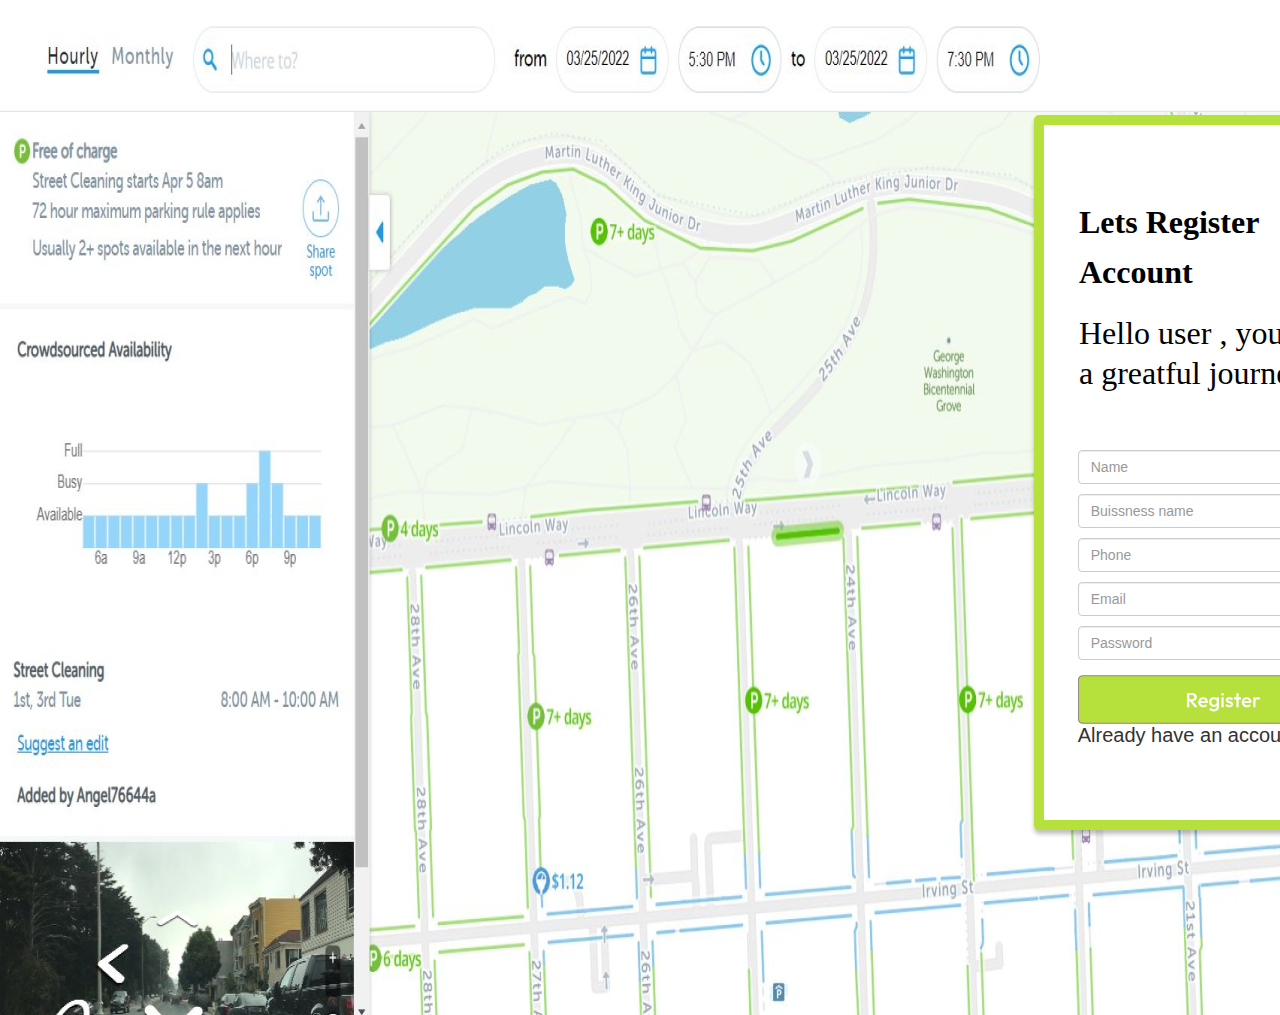
<file: index.html>
<!DOCTYPE html>
<html lang="en">
<head>
    <meta charset="UTF-8">
    <title>Main Page</title>
    <link rel="stylesheet" href="style.css" />
    <!-- <script src ="search.js"></script> -->
    <meta name="viewport" content="width=device-width, initial-scale=1">
    <link rel="stylesheet" href="https://maxcdn.bootstrapcdn.com/bootstrap/4.5.2/css/bootstrap.min.css">
    <link rel="stylesheet" href="https://maxcdn.bootstrapcdn.com/bootstrap/3.4.1/css/bootstrap.min.css">
    <script src="https://ajax.googleapis.com/ajax/libs/jquery/3.5.1/jquery.min.js"></script>
    <script src="https://cdnjs.cloudflare.com/ajax/libs/popper.js/1.16.0/umd/popper.min.js"></script>
    <script src="https://maxcdn.bootstrapcdn.com/bootstrap/4.5.2/js/bootstrap.min.js"></script>
    <script src="https://maxcdn.bootstrapcdn.com/bootstrap/3.4.1/js/bootstrap.min.js"></script>
</head>
<body>

    <div class="map-page auth-background">
        <form class="register-form auth-form-container">
            <div class="label-container">
                <div class="form-title-1">Lets Register Account</div>
                <div class="form-title-2">
                    Hello user , you have a greatful journey
                </div>
            </div>
            <div class="div-4">
                <input type="text" class="form-input form-control" placeholder="Name" aria-label="user-name" aria-describedby="basic-addon2">
                <input type="text" class="form-input form-control" placeholder="Buissness name" aria-label="buissness-name" aria-describedby="basic-addon2">
                <input type="number" class="form-input form-control" placeholder="Phone" aria-label="phone-number" aria-describedby="basic-addon2">
                <input type="email" class="form-input form-control" placeholder="Email" aria-label="email-address" aria-describedby="basic-addon2">
                <input type="password" class="form-input form-control" placeholder="Password" aria-label="user-password" aria-describedby="basic-addon2">

                <a href="main-page.html" class="form-button" ><image class="form-button" src="images/register-button.svg" alt="Register Button"></image></a>

                <div class="builder-columns div-5">
                    <div class="builder-column column">
                        <div class="form-prompt">
                            <p>
                            Already have an account?
                            <a href="./login.html"><strong>Login</strong></a>
                            </p>
                        </div>
                    </div>
                </div>
            </div>
        </form>
    </div>
</body>
</html>
</file>
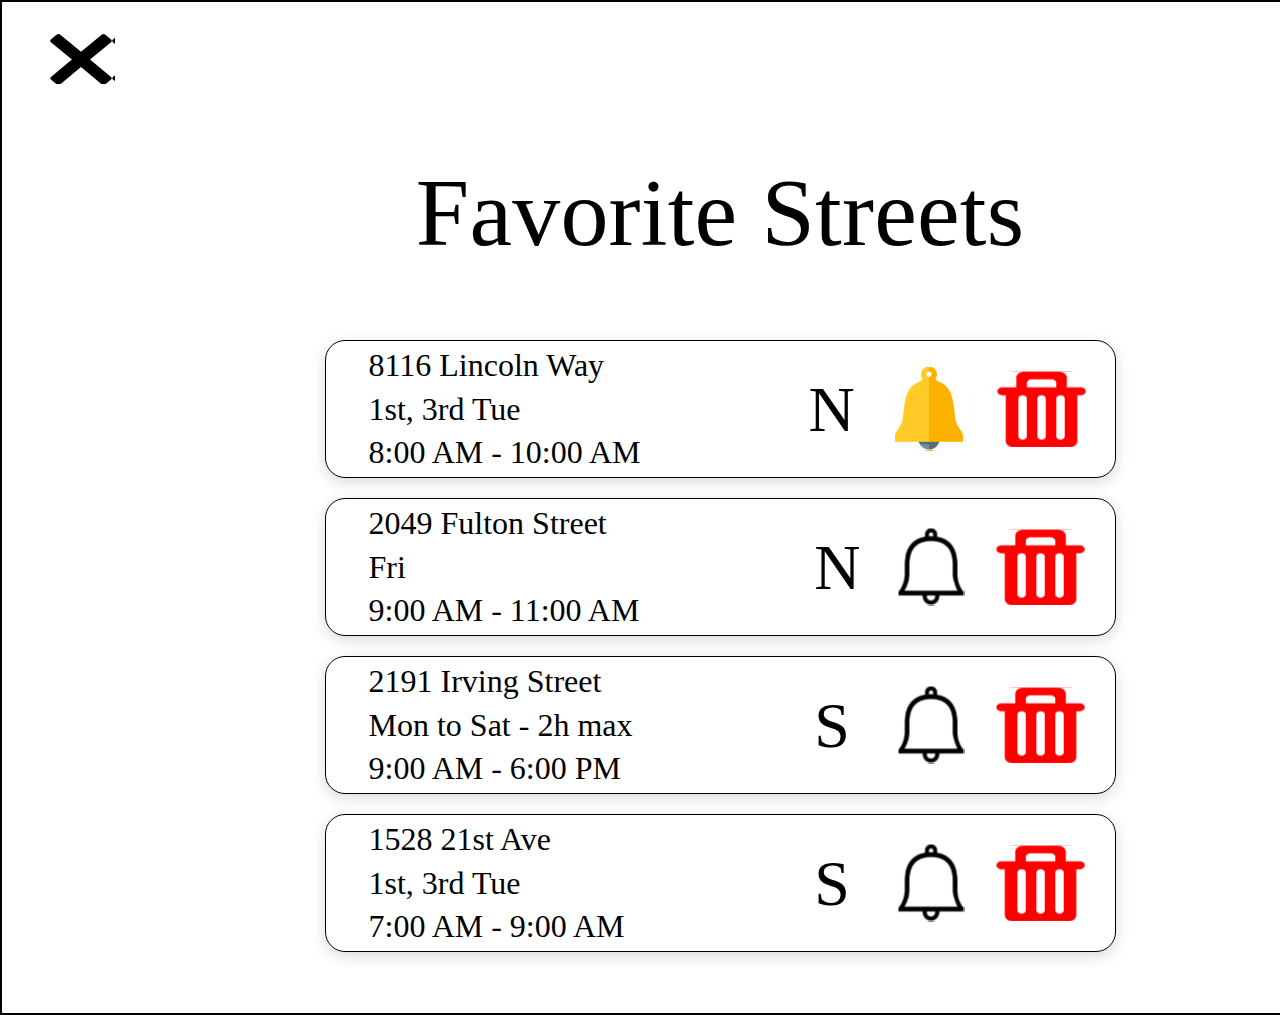
<file: favorite-list.html>
<!DOCTYPE html>
<html lang="en">
<head>
    <meta charset="UTF-8">
    <title>Favorite List Page</title>
    <link rel="stylesheet" href="style.css" />
    <meta name="viewport" content="width=device-width, initial-scale=1">
    <link rel="stylesheet" href="https://maxcdn.bootstrapcdn.com/bootstrap/4.5.2/css/bootstrap.min.css">
    <link rel="stylesheet" href="https://maxcdn.bootstrapcdn.com/bootstrap/3.4.1/css/bootstrap.min.css">
    <script src="https://ajax.googleapis.com/ajax/libs/jquery/3.5.1/jquery.min.js"></script>
    <script src="https://cdnjs.cloudflare.com/ajax/libs/popper.js/1.16.0/umd/popper.min.js"></script>
    <script src="https://maxcdn.bootstrapcdn.com/bootstrap/4.5.2/js/bootstrap.min.js"></script>
    <script src="https://maxcdn.bootstrapcdn.com/bootstrap/3.4.1/js/bootstrap.min.js"></script>

    <script src="ajax/functions.js"></script>
</head>
<body>
    <div class="list-background">
        <div class="list-nav-bar">
            <a class="close-icon" href="main-page.html"></a>
            <div onclick="updateUserBottonStatus();" id="user-icon" class="user-icon nav-item" ></div>
        </div>

        <div id="user-popup-placeholder" class="user-popup-placeholder"></div>

        <div id="dialogue-placeholder"></div>

        <div class="page-title">Favorite Streets</div>
        <div class="street-list">
            <div class="street-card" style="order: 0;">
                <div class="street-info">
                    8116 Lincoln Way <br>
                    1st, 3rd Tue <br>
                    8:00 AM - 10:00 AM  
                </div>
                <div class="direction-label">N</div>
                <div onclick="showReminderDialogue('8116 Lincoln Way');" class="yellow-bell street-item" href=""></div>
                <div onclick="showRemoveDialogue('8116 Lincoln Way');"  class="remove-icon street-item"></div>
            </div>
            <div class="street-card" style="order: 1;">
                <div class="street-info">
                    2049 Fulton Street <br>
                    Fri<br>
                    9:00 AM - 11:00 AM
                </div>
                <div class="direction-label">N</div>
                <div onclick="showReminderDialogue('2049 Fulton Street');" class="white-bell street-item"></div>
                <div onclick="showRemoveDialogue('2049 Fulton Street');" class="remove-icon street-item"></div>
            </div>
            <div class="street-card" style="order: 2;">
                <div class="street-info">
                    2191 Irving Street <br>
                    Mon to Sat - 2h max<br>
                    9:00 AM - 6:00 PM
                </div>
                <div class="direction-label">S</div>
                <div onclick="showReminderDialogue('2191 Irving Street');" class="white-bell street-item" href=""></div>
                <div onclick="showRemoveDialogue('2191 Irving Street');" class="remove-icon street-item" href=""></div>
            </div>
            <div class="street-card" style="order: 2;">
                <div class="street-info">
                    1528 21st Ave<br>
                    1st, 3rd Tue<br>
                    7:00 AM - 9:00 AM
                </div>
                <div class="direction-label">S</div>
                <div onclick="showReminderDialogue('1528 21st Ave');" class="white-bell street-item" href=""></div>
                <div onclick="showRemoveDialogue('1528 21st Ave');" class="remove-icon street-item" href=""></div>
            </div>
        </div>
    </div>
</body>
</html>
</file>
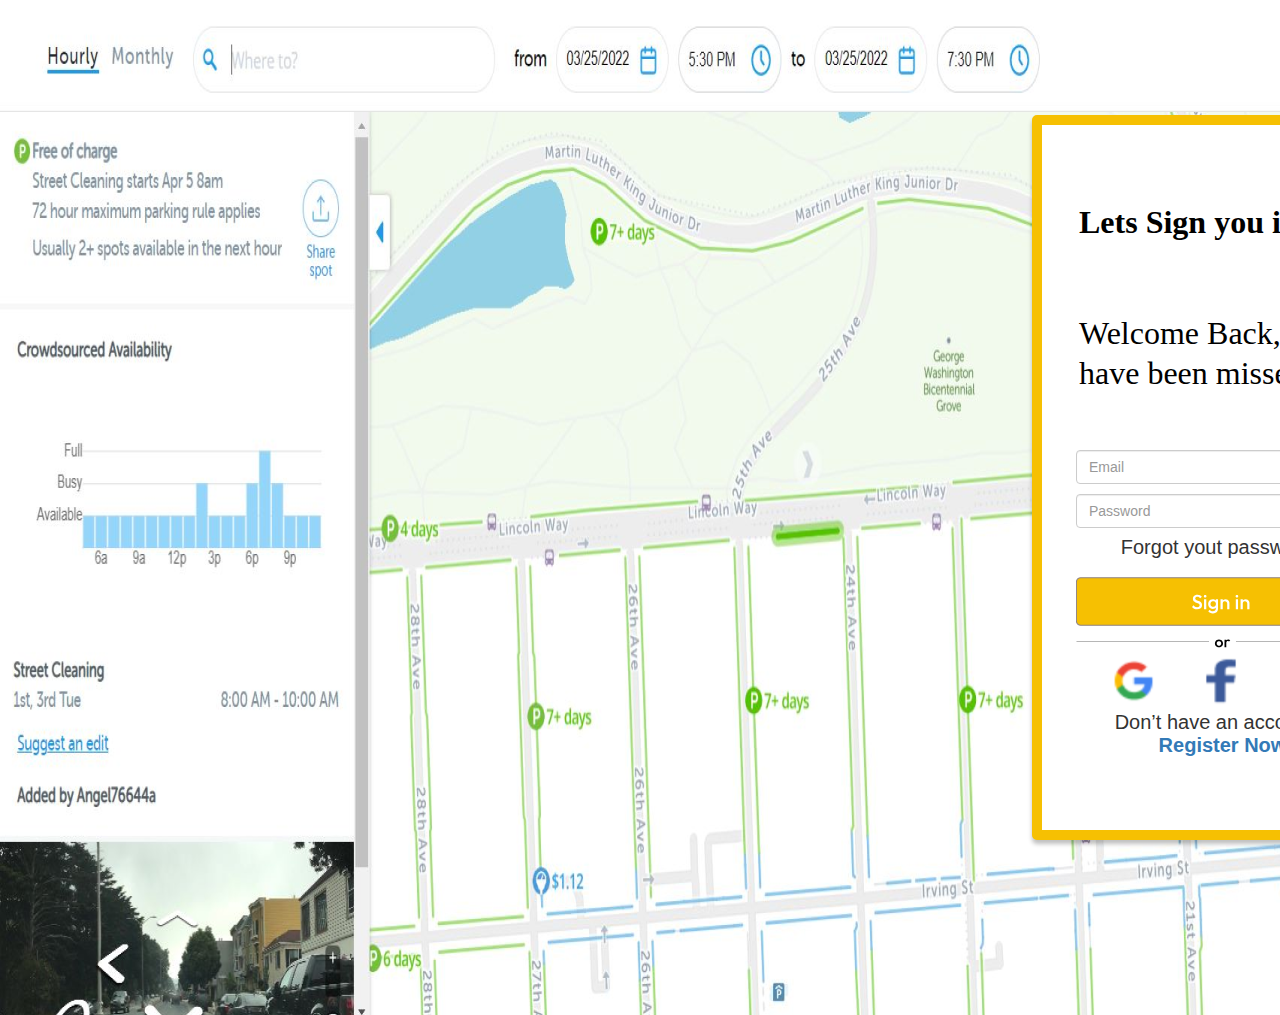
<file: login.html>
<!DOCTYPE html>
<html lang="en">
<head>
    <meta charset="UTF-8">
    <title>Main Page</title>
    <link rel="stylesheet" href="style.css" />
    <!-- <script src ="search.js"></script> -->
    <meta name="viewport" content="width=device-width, initial-scale=1">
    <link rel="stylesheet" href="https://maxcdn.bootstrapcdn.com/bootstrap/4.5.2/css/bootstrap.min.css">
    <link rel="stylesheet" href="https://maxcdn.bootstrapcdn.com/bootstrap/3.4.1/css/bootstrap.min.css">
    <script src="https://ajax.googleapis.com/ajax/libs/jquery/3.5.1/jquery.min.js"></script>
    <script src="https://cdnjs.cloudflare.com/ajax/libs/popper.js/1.16.0/umd/popper.min.js"></script>
    <script src="https://maxcdn.bootstrapcdn.com/bootstrap/4.5.2/js/bootstrap.min.js"></script>
    <script src="https://maxcdn.bootstrapcdn.com/bootstrap/3.4.1/js/bootstrap.min.js"></script>
</head>
<body>

    <div class="map-page auth-background">
        <div class="auth-form-container signup-form">
            <div class="label-container">
                <div class="form-title-1">Lets Sign you in</div>
                <div class="form-title-2">
                    Welcome Back, You have been missed
                </div>
            </div>
            <div class="div-4">
                <input type="email" class="form-input form-control" placeholder="Email" aria-label="email-address" aria-describedby="basic-addon2">
                <input type="password" class="form-input form-control" placeholder="Password" aria-label="user-password" aria-describedby="basic-addon2">

                <div class="form-prompt">
                    <p>
                        Forgot yout password?
                    </p>
                </div>

                <a href="main-page.html"><image class="form-button" src="images/signin-button.svg" alt="Sign In Button"></image></a>

                <image src="images/or-bar.svg" alt="Or Bar"></image>

                <image class="form-button" class="third-party-auth" src="images/third-party-auth.svg" alt="Third Party Auth"></image>

                <div class="builder-columns div-5">
                    <div class="builder-column column">
                        <div class="form-prompt">
                            <p>
                                Don’t have an account ?
                            <a href="index.html"><strong>Register Now</strong></a>
                            </p>
                        </div>
                    </div>
                </div>
            </div>
        </div>
    </div>
</body>
</html>
</file>
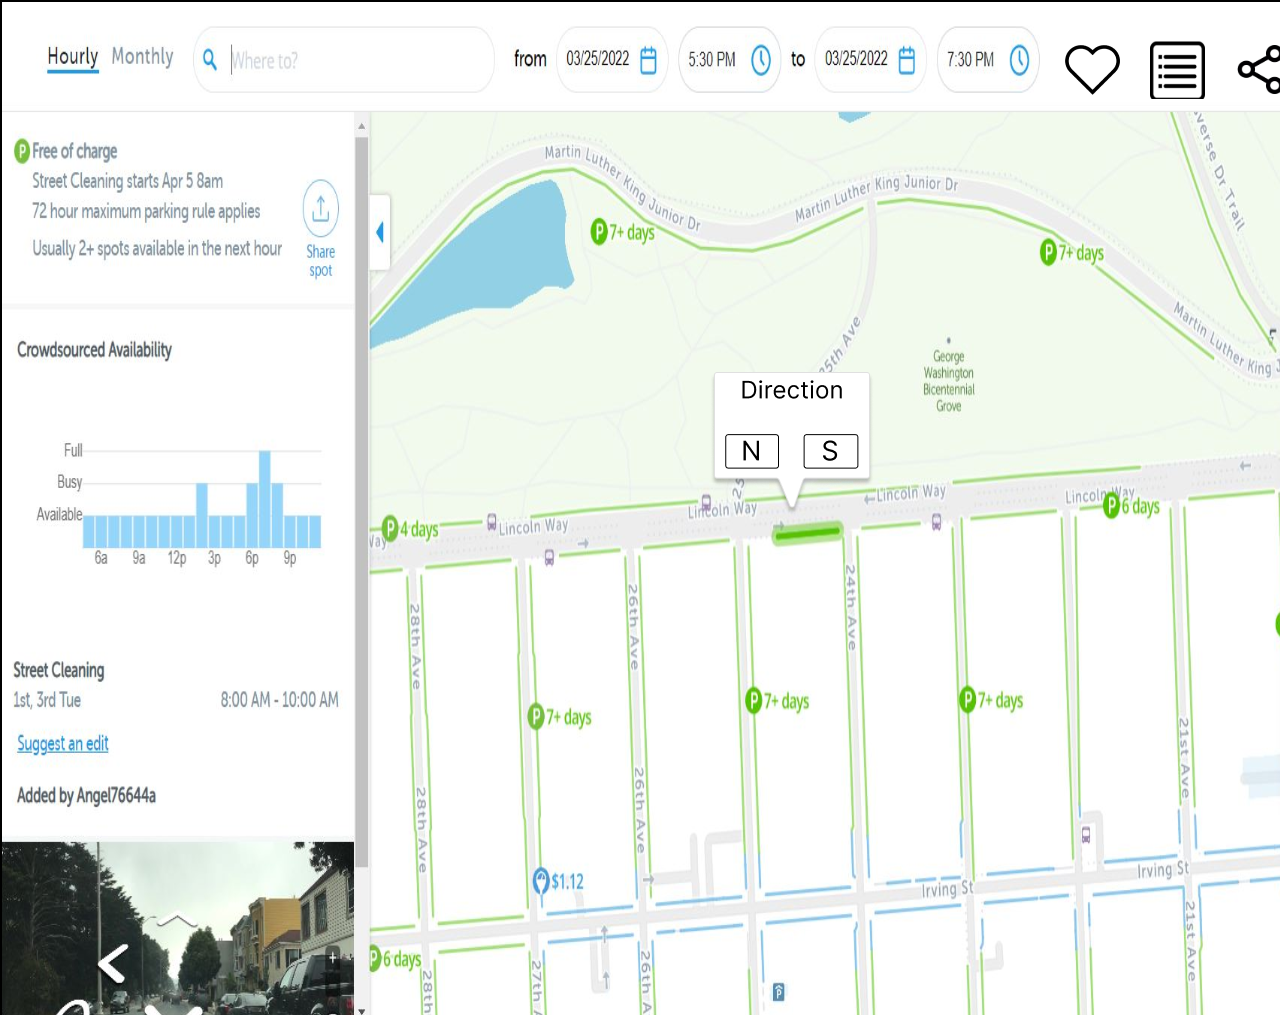
<file: main-page.html>
<!DOCTYPE html>
<html lang="en">
<head>
    <meta charset="UTF-8">
    <title>Main Page</title>
    <link rel="stylesheet" href="style.css" />
    <!-- <script src ="search.js"></script> -->
    <meta name="viewport" content="width=device-width, initial-scale=1">
    <link rel="stylesheet" href="https://maxcdn.bootstrapcdn.com/bootstrap/4.5.2/css/bootstrap.min.css">
    <link rel="stylesheet" href="https://maxcdn.bootstrapcdn.com/bootstrap/3.4.1/css/bootstrap.min.css">
    <script src="https://ajax.googleapis.com/ajax/libs/jquery/3.5.1/jquery.min.js"></script>
    <script src="https://cdnjs.cloudflare.com/ajax/libs/popper.js/1.16.0/umd/popper.min.js"></script>
    <script src="https://maxcdn.bootstrapcdn.com/bootstrap/4.5.2/js/bootstrap.min.js"></script>
    <script src="https://maxcdn.bootstrapcdn.com/bootstrap/3.4.1/js/bootstrap.min.js"></script>

    <script src="ajax/functions.js"></script>
</head>
<body>

    <div class="map-page main-page-background">
        <div class="nav-bar">
            <div onclick="updateFavor();" id="favor-icon" class="nav-item unfavor-icon" ></div>

            <a class="nav-item favorite-list" href="favorite-list.html"></a>

            <div onclick="updateShareStatus();" class="nav-item share-icon" ></div>

            <div onclick="updateUserBottonStatus();" id="user-icon" class="user-icon nav-item" ></div>
        </div>

        <div id="user-popup-placeholder" class="user-popup-placeholder"></div>
        
        <div id="share-dialogue-placeholder" class="share-dialogue-placeholder"></div>
    </div>
</body>
</html>
</file>
<file: style.css>
.auth-form-container {
    display: flex;
    flex-direction: column;
    max-width: 426px;
    justify-content: center;
    align-items: flex-end;
    border-radius: 5px;
    box-shadow: 0px 4px 4px 0px rgba(0, 0, 0, 0.25);
    padding-top: 53px;
    padding-bottom: 53px;
    padding-right: 24px;
    padding-left: 24px;
    border-width: 10px;
    border-style: solid;
    background-color: rgba(255, 255, 255, 1);
    margin-top: 80px;
}

.register-form{
    border-color: rgba(182, 225, 61, 1);
}

.signup-form{
    border-color: #F6C002;
}

.label-container {
    /* Auto layout */

    display: flex;
    flex-direction: column;
    justify-content: center;
    align-items: flex-start;
    padding: 0px 0px 0px 0px;

    position: static;
    width: 300px;
    height: 188px;
    left: 53px;
    top: 98px;

    /* Inside auto layout */

    flex: none;
    order: 0;
    flex-grow: 0;
    margin: 23px 0px;
}
.form-title-1 {
    position: static;
    width: 240px;
    height: 100px;
    left: 0px;
    top: 0px;

    font-family: 'Outfit';
    font-style: normal;
    font-weight: 700;
    font-size: 32px;
    line-height: 50px;

    color: #000000;


    /* Inside auto layout */

    flex: none;
    order: 0;
    flex-grow: 0;
    margin: 8px 0px;
}
.form-title-2 {
    position: static;
    width: 288px;
    height: 80px;
    left: 0px;
    top: 108px;
    
    font-family: 'Outfit';
    font-style: normal;
    font-weight: 400;
    font-size: 32px;
    line-height: 40px;
    
    color: #000000;
    
    
    /* Inside auto layout */
    
    flex: none;
    order: 1;
    flex-grow: 0;
    margin: 8px 0px;
}
.div-4 {
    display: flex;
    flex-direction: column;
    max-width: 313px;
    margin-top: 23px;
    padding-top: 10px;
    padding-bottom: 10px;
    padding-right: 10px;
    padding-left: 10px;
}
.div-5 {
    display: flex;
}
@media (max-width: 999px) {
    .div-5 {
        flex-direction: column;
        align-items: stretch;
    }
}
.column {
    display: flex;
    flex-direction: column;
    line-height: normal;
    width: calc(103.17% - 0px);
    margin-left: 0px;
}
@media (max-width: 999px) {
    .column {
        width: 100%;
    }
}
.form-prompt {
    max-width: 293px;
    font-size: 20px;
    letter-spacing: 0%;
    text-align: center;
}

.map-page{
    /* Register Page */
    /* Auto layout */
    display: flex;
    flex-direction: column;
    align-items: flex-end;
    padding: 35px 25px 35px 0px;

    position: relative;
    width: 1438px;
    height: 1015px;
}

.auth-background{
    /* justify-content: center; */
    background: url("images/original-street-cleaning-sf-website.png");
}

.main-page-background{
    background: url("images/selecting-street-cleanning-schedule.svg");
}

.map-btn{
    display: flex;
    flex-direction: row;
    justify-content: flex-end;
    align-items: center;
    padding: 10px 31px;

    position: static;
    width: 141px;
    height: 49px;
    left: 1272px;
    top: 35px;

    background: #000000;
    border: 0.6px solid #8E8383;
    box-sizing: border-box;
    border-radius: 5px;

    /* Inside auto layout */

    flex: none;
    order: 0;
    flex-grow: 0;
    margin: 0px 0px 0px 0px;
}

.form-input{
    margin: 5px 0px 5px 0px;
}

.register-btn{
    /* Auto layout */
    display: flex;
    flex-direction: row;
    justify-content: center;
    align-items: center;
    padding: 13px 144px;

    position: absolute;
    width: 341px;
    height: 56px;
    left: 31.5px;
    top: 331px;

    background: url("images/register-button.svg");
    border: 0.6px solid #8E8383;
    box-sizing: border-box;
    border-radius: 5px;
}

.form-button{
    width: 290px;
    height: 49px;
    margin: 5px 0px 5px 0px;
}

.third-party-auth{
    width: 250px;
    height: 49px;
    margin: 5px 0px 5px 0px;
}

.nav-bar{
    /* nav-bar */

    /* Auto layout */
    display: flex;
    flex-direction: row;
    justify-content: center;
    align-items: center;
    padding: 0px;

    position: static;
    width: 346px;
    height: 70px;
    left: 1063px;
    top: 35px;

    /* Inside auto layout */
    flex: none;
    order: 0;
    flex-grow: 0;
    margin: 0px 0px;
}

.nav-item{
    position: static;
    width: 55px;
    height: 62px;
    top: 4px;

    /* Inside auto layout */
    flex: none;
    flex-grow: 0;
    margin: 0px 15px;
}

.favor-icon{
    left: 2px;
    background: url("images/favor-icon.svg");
    order: 0;
}

.unfavor-icon{
    left: 2px;
    background: url("images/unfavor-icon.svg");
    order: 0;
}

.favorite-list{
    left: 78px;
    background: url("images/favorite-list.svg");
    order: 1;
}

.share-icon{
    left: 154px;
    width: 50px;
    height: 50px;
    background: url("images/share-icon.svg");
    order: 2;
}

.user-icon {
    width: 100px;
    height: 100px;
    /* top: -16.5px;
    left: 230px; */

    /* filter: drop-shadow(0px 4px 4px rgba(0, 0, 0, 0.25)); */

    background: url("images/user-icon.svg");
    order: 3;
}

.user-popup-placeholder{
    order: 1;
}

.user-popup{
    position: absolute;

    height: 230px;
    width: 176px;
    top: 114.8946533203125px;
    
    right: 28.95px;
    bottom: -213.59%;
    
    background: url("images/pop-up-dialogue.svg");

    /* background: #FFFFFF; 
    border: 1px solid #000000;
    box-sizing: border-box;
    border-radius: 5px;*/

    /* Auto layout */
    display: flex;
    flex-direction: column;
    justify-content: center;
    align-items: center;

    /* Inside auto layout */
    flex: none;
    flex-grow: 0;
}

.user-popup-button{
    position: static;
    width: 140.63px;
    height: 50px;
    left: 0px;
    top: 30px;
    
    /* background: #FFFFFF; 
    border: 1px solid #000000;*/
    box-sizing: border-box;
    border-radius: 5px;
    /* padding-top: px; */
    margin: 10px 0px;


    font-family: 'Inter';
    font-style: normal;
    font-weight: 400;
    font-size: 34px;
    /* or 44% */
    
    text-align: center;
    letter-spacing: 0.2px;
}

.setting-button{
    order: 0;
}

.logout-button{
    order: 1;
    background: #55bb33;
    color: #FFFFFF;
}

.list-background{
    /* Managing List of Favorite Streets */
    /* Auto layout */

    display: flex;
    flex-direction: column;
    justify-content: space-between;
    align-items: center;
    padding: 5px 5px;

    position: relative;
    width: 1440px;
    height: 1015px;

    background: #FFFFFF;
    border: 2px solid #000000;
    box-sizing: border-box;
}

.list-nav-bar{
    /* Auto layout */

    display: flex;
    flex-direction: row;
    justify-content: space-between;
    align-items: center;
    padding: 10px 0px;

    position: static;
    width: 1440px;
    height: 103px;
    left: 35px;
    /* top: 18px; */


    /* Inside auto layout */

    flex: none;
    order: 0;
    flex-grow: 0;
    margin: 0px 0px;
}

.close-icon{
    position: static;
    width: 65px;
    height: 50px;
    left: 0px;
    top: 17px;
    
    background: url("images/close-icon.svg");
    
    /* Inside auto layout */
    
    flex: none;
    order: 0;
    flex-grow: 0;
    margin: 0px 50px;  
}

.page-title{
    position: static;
    width: 723px;
    height: 28px;
    left: 10px;
    top: 10px;
    
    font-family: 'Inter';
    font-style: normal;
    font-weight: 400;
    font-size: 96px;
    line-height: 28px;
    /* identical to box height, or 29% */
    
    text-align: center;
    letter-spacing: 0.2px;
    
    color: #000000;
    /* Inside auto layout */
    
    flex: none;
    order: 1;
    flex-grow: 0;
}

.street-list{
    display: flex;
    flex-direction: column;
    align-items: center;
    padding: 5px;

    position: static;
    width: 1024px;
    height: 614px;
    left: 2px;
    top: 307px;


    /* Inside auto layout */

    flex: none;
    order: 2;
    flex-grow: 0;
    margin: 69px 0px;
}

.street-card{
    /* Auto layout */

    display: flex;
    flex-direction: row;
    justify-content: space-between;
    align-items: center;
    width: 791px;
    padding: 3px;

    position: static;
    left: 1.09%;
    right: 1.09%;
    top: 1.63%;
    bottom: 75.41%;

    background: #FFFFFF;
    border: 1px solid #000000;
    box-sizing: border-box;
    box-shadow: 0px 4px 15px rgba(0, 0, 0, 0.15);
    border-radius: 20px;

    /* Inside auto layout */
    flex: none;
    flex-grow: 0;
    margin: 10px 0px;
}

.street-info{
    position: static;
    width: 300px;
    height: 130px;
    left: 0px;
    top: 3px;

    font-family: 'Inter';
    font-style: normal;
    font-weight: 400;
    font-size: 32px;
    line-height: 136%;
    /* or 44px */
    color: #000000;

    /* Inside auto layout */
    flex: none;
    order: 0;
    flex-grow: 0;
    margin: 0px 40px;
}

.direction-label{
    position: static;
    width: 38px;
    height: 77px;
    left: 460px;
    top: 29.5px;

    font-family: 'Inter';
    font-style: normal;
    font-weight: 400;
    font-size: 64px;
    line-height: 77px;
    display: flex;
    align-items: center;
    text-align: center;
    color: #000000;

    /* Inside auto layout */
    flex: none;
    order: 1;
    flex-grow: 0;
    margin: 0px 10px 0px 100px;
}

.street-item{
    position: static;
    width: 84px;
    height: 84px;
    left: 600.33px;
    top: 14.5px;

    flex: none;
    flex-grow: 0;
    margin: 0px 10px 0px 30px;   
}

.yellow-bell{
    order: 2;
    background: url("images/yellow-bell.svg");
}

.white-bell{
    width: 67px;
    height: 78px;
    order: 2;
    background: url("images/white-bell.svg");
}

.remove-icon{
    width: 101px;
    height: 76px;
    left: 776px;
    top: 18.5px;

    order: 3;
    background: url("images/remove-icon.svg");
    margin: 0px 20px 0px 10px; 
}

.share-dialogue-placeholder{
    flex: none;
    order: 3;
    flex-grow: 0;
}

.share-dialogue-container{
    position: relative;
    width: 1327px;
    height: 882px;
    left: 25px;
    top: 20px;

    background: url("images/share-dialogue.png");

    border-radius: 5px;
}

.dialogue-popup{
    display: flex;
    flex-direction: column;
    justify-content: center;
    align-items: center;
    padding: 36px 71px;
    
    position: absolute;
    width: 940px;
    height: 750px;
    left: 223px;
    top: 205px;
    
    background: #FFFFFF;
    border: 4px solid #D3D3D3;
    box-sizing: border-box;
    box-shadow: 0px 4px 4px rgba(0, 0, 0, 0.25);
    border-radius: 20px;
}

.dialogue-row{
    /* Auto layout */
    display: flex;
    flex-direction: row;
    justify-content: center;
    align-items: center;

    /* Inside auto layout */
    flex: none;
    flex-grow: 0;
}

.popup-title{
    position: static;
    width: 620px;
    height: 136px;
    left: 10px;
    top: 10px;
    
    font-family: 'Inter';
    font-style: normal;
    font-weight: 400;
    font-size: 96px;
    line-height: 28px;
    /* or 29% */
    
    display: flex;
    align-items: center;
    text-align: center;
    letter-spacing: 0.2px;
    color: #000000;

    order: 0;
    margin: 50px 0px 10px 0px;
}

.popup-headline{
    position: static;
    width: 490px;
    height: 73px;
    left: 10px;
    top: 10px;
    
    font-family: 'Inter';
    font-style: normal;
    font-weight: 400;
    font-size: 54px;
    line-height: 136%;
    /* or 73px */
    
    text-align: center;
    color: #000000;
    
    /* Inside auto layout */
    order: 1;
    margin: 10px 0px 10px 0px;
}

.popup-headline-2{
    position: static;
    width: 479px;
    height: 73px;
    left: 10px;
    top: 10px;
    
    font-family: 'Inter';
    font-style: normal;
    font-weight: 400;
    font-size: 54px;
    line-height: 136%;
    /* or 73px */
    
    text-align: center;
    color: #000000;
    
    /* Inside auto layout */
    order: 1;
    margin: 10px 0px 100px 0px;
}

.popup-button-row{
    position: static;
    width: 647.13px;
    height: 139px;
    left: 146.44px;
    top: 435px;
    
    
    /* Inside auto layout */
    order: 2;
    margin: 20px 0px 20px 0px;
}

.popup-button{
    position: static;
    width: 260.63px;
    height: 120px;
    left: 0px;
    top: 30px;
    
    background: #FFFFFF;
    border: 1px solid #000000;
    box-sizing: border-box;
    border-radius: 20px;
    padding-top: 15px;

    font-family: 'Inter';
    font-style: normal;
    font-weight: 400;
    font-size: 64px;
    /* or 44% */
    
    text-align: center;
    letter-spacing: 0.2px;
    
    color: #000000;
}

.yes-button{
    margin-right: auto;
    order: 0;
}

.no-button{
    margin-left: auto;
    order: 1;
}

.popup-dropdown-row{
    position: static;
    width: 600px;
    height: 73px;
    left: 10px;
    top: 10px;

    justify-content: left;
    align-items: left;
    
    font-family: 'Inter';
    font-style: normal;
    font-weight: 400;
    font-size: 54px;
    line-height: 136%;
    /* or 73px */
    
    text-align: center;
    color: #000000;
    
    /* Inside auto layout */
    margin: 10px 0px 10px 0px;
}

.hours-dropdown-row{
    order: 2;
}

.hours-dropdown{
    margin: 0px 25px 0px 0px;
}

.repeat-dropdown-row{
    order: 3;
}

.dropdown-right{
    margin: 0px 0px 0px 25px;
}

.mode-dropdown-row{
    order: 4;
}

.reminder-popup-button-row{
    order: 5;
}
</file>
